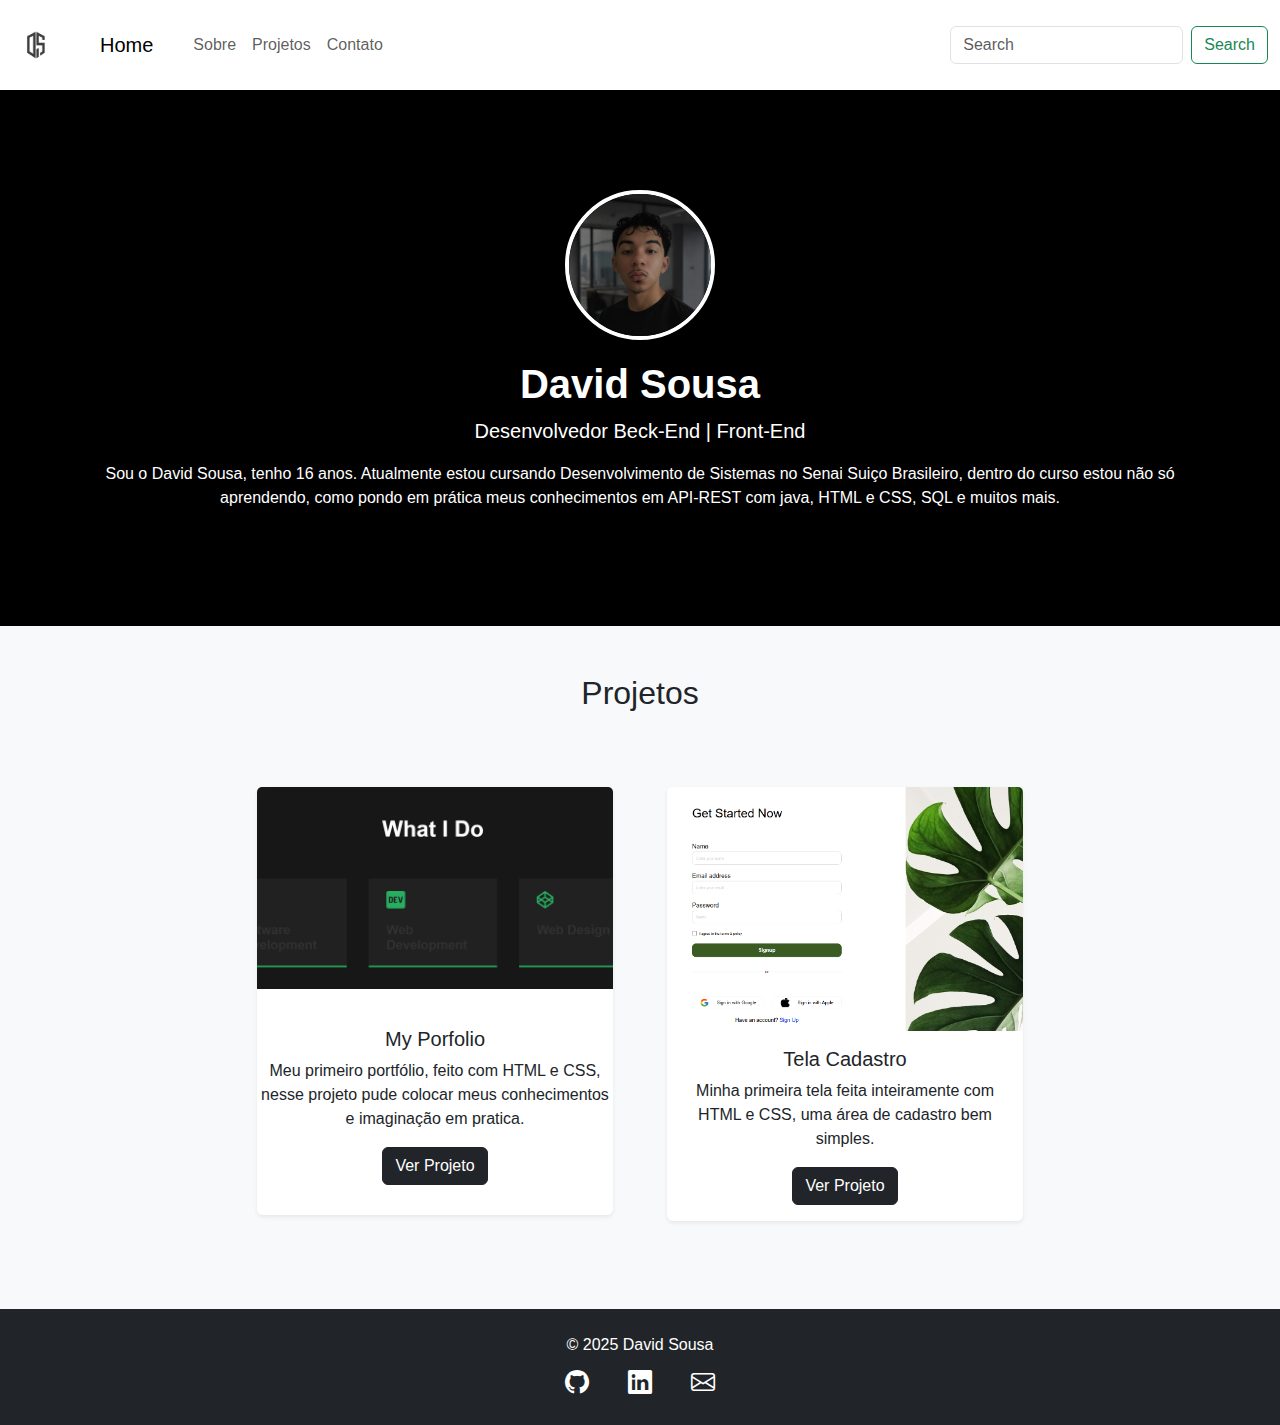
<file: index.html>
<!DOCTYPE html>
<html lang="en">
  <head>
    <meta charset="UTF-8" />
    <meta name="viewport" content="width=device-width, initial-scale=1.0" />
    <link
      href="https://cdn.jsdelivr.net/npm/bootstrap@5.3.8/dist/css/bootstrap.min.css"
      rel="stylesheet"
    />
    <link
      rel="stylesheet"
      href="https://cdn.jsdelivr.net/npm/bootstrap-icons@1.11.1/font/bootstrap-icons.css"
    />
    <style>
      body {
        scroll-behavior: smooth;
        font-family: "Poppins", sans-serif;
      }

      header {
        background-color: black;
        color: white;
        text-align: center;
        padding: 100px 20px;
      }
      header img {
        width: 150px;
        height: 150px;
        border-radius: 50%;
        border: 4px solid white;
        object-fit: cover;
        margin-bottom: 20px;
      }

      section {
        padding: 80px 0;
      }

      .card {
        border: none;
        transition: transform 0.3s ease, box-shadow 0.3s ease;
      }
      .card:hover {
        transform: translateY(-8px);
        box-shadow: 0px 8px 20px rgba(0, 0, 0, 0.1);
      }

      .social-links a {
        color: #0d6efd;
        font-size: 24px;
        margin: 0 10px;
        transition: color 0.3s ease;
      }
      .social-links a:hover {
        color: #6610f2;
      }
      footer a {
        text-decoration: none;
      }
      footer i:hover {
        color: #06b6d4;
        transition: 0.3s;
      }
      .title-projetos {
        margin-bottom: 75px;
      }
      .card-body-cadastro {
        margin-top: 38px;
        margin-bottom: 30px;
      }

      .row {
        display: flex;
        justify-content: center;
        display: flex;
        justify-content: center;
        gap: 30px;
        margin-bottom: 40px;
      }


    </style>
  </head>
  <title>Portfolio-Bootstrap</title>
  <body>
    <nav class="navbar navbar-expand-lg bg-body-dark">
      <nav class="navbar bg-body-dark">
        <div class="container">
          <a class="navbar-brand" href="src/pages/index.html">
            <img
              src="src/assets/icons/logo-ds.png"
              alt="Bootstrap"
              width="48"
              height="48"
            />
          </a>
        </div>
      </nav>
      <div class="container-fluid">
        <a class="navbar-brand" href="src/pages/index.html">Home</a>
        <button
          class="navbar-toggler"
          type="button"
          data-bs-toggle="collapse"
          data-bs-target="#navbarSupportedContent"
          aria-controls="navbarSupportedContent"
          aria-expanded="false"
          aria-label="Toggle navigation"
        >
          <span class="navbar-toggler-icon"></span>
        </button>
        <div class="collapse navbar-collapse" id="navbarSupportedContent">
          <ul class="navbar-nav me-auto mb-2 mb-lg-0">
            <li class="nav-item">
              <a
                class="nav-link active"
                aria-current="page"
                href="src/pages/index.html"
              ></a>
            </li>
            <li class="nav-item">
              <a class="nav-link" href="#sobre">Sobre</a>
            </li>

            <li class="nav-item">
              <a class="nav-link" href="#projetos">Projetos</a>
            </li>
            <li class="nav-item">
              <a class="nav-link" href="#contatos">Contato</a>
            </li>
          </ul>
          <form class="d-flex" role="search">
            <input
              class="form-control me-2"
              type="search"
              placeholder="Search"
              aria-label="Search"
            />
            <button class="btn btn-outline-success" type="submit">
              Search
            </button>
          </form>
        </div>
      </div>
    </nav>
    <header id="sobre">
      <div class="container">
        <img src="src/assets/images/foto-link.jpg" alt="Foto de Perfil" />
        <h1 class="fw-bold">David Sousa</h1>
        <p class="lead">Desenvolvedor Beck-End | Front-End</p>
        <p>
          Sou o David Sousa, tenho 16 anos. Atualmente estou cursando
          Desenvolvimento de Sistemas no Senai Suiço Brasileiro, dentro do curso
          estou não só aprendendo, como pondo em prática meus conhecimentos em
          API-REST com java, HTML e CSS, SQL e muitos mais.
        </p>
      </div>
    </header>
    <section id="projetos" class="bg-light py-5">
      <div class="container text-center">
        <h2 class="title-projetos">Projetos</h2>
        <div class="row">
          <div class="col-md-4">
            <div class="card shadow-sm">
              <img
                src="src/assets/images/image.png"
                class="card-img-top"
                alt="Projeto 1"
              />
              <div class="card-body-cadastro">
                <h5 class="card-title">My Porfolio</h5>
                <p class="card-text">
                  Meu primeiro portfólio, feito com HTML e CSS, nesse projeto pude colocar meus conhecimentos e imaginação em pratica.
                </p>
                <a href="https://davidlucas443.github.io/new-portfolio/" class="btn btn-dark" target="_blank ">Ver Projeto</a>
              </div>
            </div>
          </div>
          <div class="col-md-4">
            <div class="card shadow-sm">
              <img
                src="src/assets/images/tela-cadastro.png"
                class="card-img-top"
                alt="Projeto 1"
              />
              <div class="card-body">
                <h5 class="card-title">Tela Cadastro</h5>
                <p class="card-text">
                  Minha primeira tela feita inteiramente com HTML e CSS, uma
                  área de cadastro bem simples.
                </p>
                <a href="https://davidlucas443.github.io/login-style/" class="btn btn-dark" target="_blank">Ver Projeto</a>
              </div>
            </div>
          </div>
        </div>
      </div>
    </section>
    <footer class="bg-dark text-white text-center py-4">
      <p class="mb-2">© 2025 David Sousa</p>
      <div id="contatos">
        <a
          href="https://github.com/davidlucas443"
          target="_blank"
          class="text-white mx-3 fs-4"
        >
          <i class="bi bi-github"></i>
        </a>
        <a
          href="https://www.linkedin.com/in/david-sousa-406808349/"
          target="_blank"
          class="text-white mx-3 fs-4"
        >
          <i class="bi bi-linkedin"></i>
        </a>
        <a href="mailto:davidga19391@gmail.com" class="text-white mx-3 fs-4">
          <i class="bi bi-envelope"></i>
        </a>
      </div>
    </footer>
    <script src="https://cdn.jsdelivr.net/npm/bootstrap@5.3.8/dist/js/bootstrap.bundle.min.js"></script>
  </body>
</html>
</file>
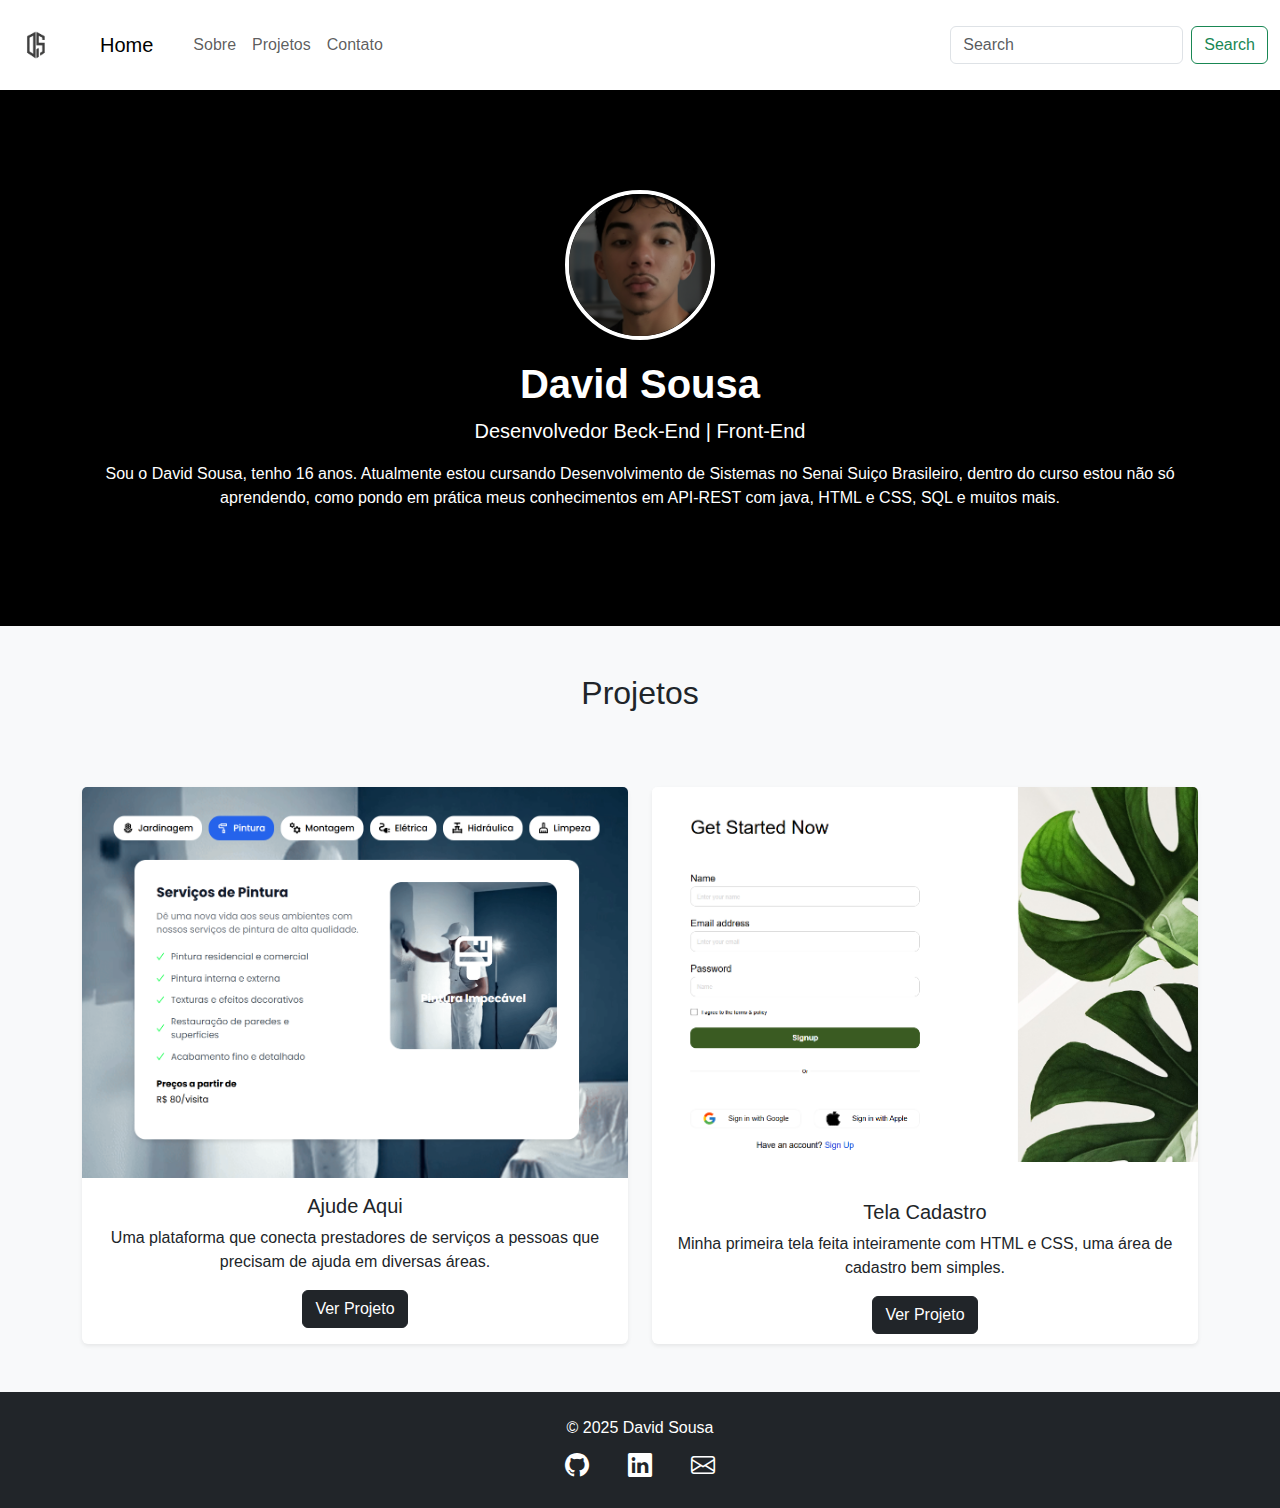
<file: src/pages/index.html>
<!DOCTYPE html>
<html lang="en">
  <head>
    <meta charset="UTF-8" />
    <meta name="viewport" content="width=device-width, initial-scale=1.0" />
    <link
      href="https://cdn.jsdelivr.net/npm/bootstrap@5.3.8/dist/css/bootstrap.min.css"
      rel="stylesheet"
    />
    <link
      rel="stylesheet"
      href="https://cdn.jsdelivr.net/npm/bootstrap-icons@1.11.1/font/bootstrap-icons.css"
    />
    <style>
      body {
        scroll-behavior: smooth;
        font-family: "Poppins", sans-serif;
      }

      header {
        background-color: black;
        color: white;
        text-align: center;
        padding: 100px 20px;
      }
      header img {
        width: 150px;
        height: 150px;
        border-radius: 50%;
        border: 4px solid white;
        object-fit: cover;
        margin-bottom: 20px;
      }

      section {
        padding: 80px 0;
      }

      .card {
        border: none;
        transition: transform 0.3s ease, box-shadow 0.3s ease;
      }
      .card:hover {
        transform: translateY(-8px);
        box-shadow: 0px 8px 20px rgba(0, 0, 0, 0.1);
      }

      .social-links a {
        color: #0d6efd;
        font-size: 24px;
        margin: 0 10px;
        transition: color 0.3s ease;
      }
      .social-links a:hover {
        color: #6610f2;
      }
      footer a {
        text-decoration: none;
      }
      footer i:hover {
        color: #06b6d4;
        transition: 0.3s;
      }
      .title-projetos {
        margin-bottom: 75px;
      }
      .card-body-cadastro {
        margin-top: 38px;
        margin-bottom: 10px;
      }
    </style>
  </head>
  <title>Portfolio-Bootstrap</title>
  <body>
    <nav class="navbar navbar-expand-lg bg-body-dark">
      <nav class="navbar bg-body-dark">
        <div class="container">
          <a class="navbar-brand" href="/src/pages/index.html">
            <img
              src="/src/assets/icons/logo-ds.png"
              alt="Bootstrap"
              width="48"
              height="48"
            />
          </a>
        </div>
      </nav>
      <div class="container-fluid">
        <a class="navbar-brand" href="/src/pages/index.html">Home</a>
        <button
          class="navbar-toggler"
          type="button"
          data-bs-toggle="collapse"
          data-bs-target="#navbarSupportedContent"
          aria-controls="navbarSupportedContent"
          aria-expanded="false"
          aria-label="Toggle navigation"
        >
          <span class="navbar-toggler-icon"></span>
        </button>
        <div class="collapse navbar-collapse" id="navbarSupportedContent">
          <ul class="navbar-nav me-auto mb-2 mb-lg-0">
            <li class="nav-item">
              <a
                class="nav-link active"
                aria-current="page"
                href="/src/pages/index.html"
              ></a>
            </li>
            <li class="nav-item">
              <a class="nav-link" href="#sobre">Sobre</a>
            </li>

            <li class="nav-item">
              <a class="nav-link" href="#projetos">Projetos</a>
            </li>
            <li class="nav-item">
              <a class="nav-link" href="#contatos">Contato</a>
            </li>
          </ul>
          <form class="d-flex" role="search">
            <input
              class="form-control me-2"
              type="search"
              placeholder="Search"
              aria-label="Search"
            />
            <button class="btn btn-outline-success" type="submit">
              Search
            </button>
          </form>
        </div>
      </div>
    </nav>
    <header id="sobre">
      <div class="container">
        <img src="/src/assets/images/foto_linkdln.png" alt="Foto de Perfil" />
        <h1 class="fw-bold">David Sousa</h1>
        <p class="lead">Desenvolvedor Beck-End | Front-End</p>
        <p>
          Sou o David Sousa, tenho 16 anos. Atualmente estou cursando
          Desenvolvimento de Sistemas no Senai Suiço Brasileiro, dentro do curso
          estou não só aprendendo, como pondo em prática meus conhecimentos em
          API-REST com java, HTML e CSS, SQL e muitos mais.
        </p>
      </div>
    </header>
    <section id="projetos" class="bg-light py-5">
      <div class="container text-center">
        <h2 class="title-projetos">Projetos</h2>
        <div class="row">
          <div class="col-md-6">
            <div class="card shadow-sm">
              <img
                src="/src/assets/images/ajude-aqui.png"
                class="card-img-top"
                alt="Projeto 1"
              />
              <div class="card-body">
                <h5 class="card-title">Ajude Aqui</h5>
                <p class="card-text">
                  Uma plataforma que conecta prestadores de serviços a pessoas
                  que precisam de ajuda em diversas áreas.
                </p>
                <a href="https://github.com/AjudeAqui-Organization/AjudeAqui" class="btn btn-dark">Ver Projeto</a>
              </div>
            </div>
          </div>
          <div class="col-md-6">
            <div class="card shadow-sm">
              <img
                src="/src/assets/images/tela-cadastro.png"
                class="card-img-top"
                alt="Projeto 1"
              />
              <div class="card-body-cadastro">
                <h5 class="card-title">Tela Cadastro</h5>
                <p class="card-text">
                  Minha primeira tela feita inteiramente com HTML e CSS, uma
                  área de cadastro bem simples.
                </p>
                <a href="https://github.com/davidlucas443/limaSenai/tree/main/HTML/formulario/signup" class="btn btn-dark">Ver Projeto</a>
              </div>
            </div>
          </div>
        </div>
      </div>
    </section>
    <footer class="bg-dark text-white text-center py-4">
      <p class="mb-2">© 2025 David Sousa</p>
      <div id="contatos">
        <a
          href="https://github.com/davidlucas443"
          target="_blank"
          class="text-white mx-3 fs-4"
        >
          <i class="bi bi-github"></i>
        </a>
        <a
          href="https://www.linkedin.com/in/david-sousa-406808349/"
          target="_blank"
          class="text-white mx-3 fs-4"
        >
          <i class="bi bi-linkedin"></i>
        </a>
        <a href="mailto:davidga19391@gmail.com" class="text-white mx-3 fs-4">
          <i class="bi bi-envelope"></i>
        </a>
      </div>
    </footer>
    <script src="https://cdn.jsdelivr.net/npm/bootstrap@5.3.8/dist/js/bootstrap.bundle.min.js"></script>
  </body>
</html>
</file>
